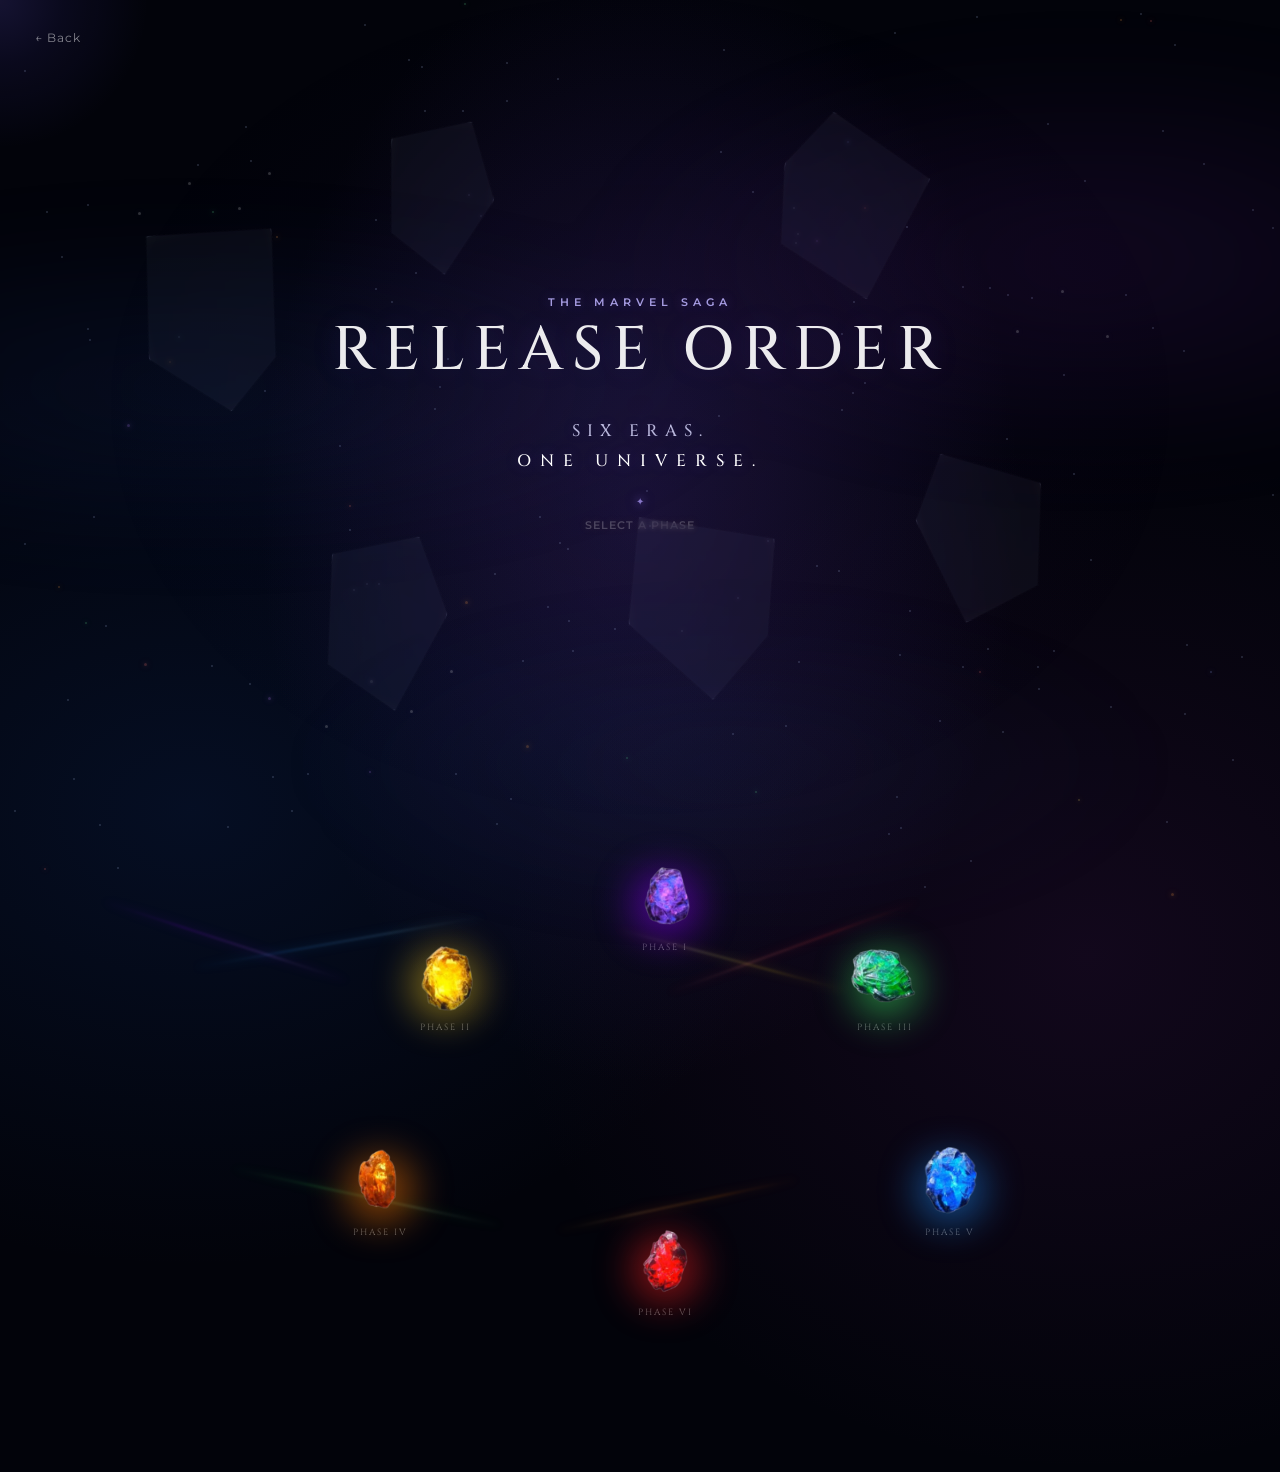
<file: release.html>
<!DOCTYPE html>
<html lang="en">

<head>

    <meta charset="UTF-8">
    <meta name="viewport" content="width=device-width, initial-scale=1.0">

    <title>MarvelOrder | Release</title>

    <link rel="stylesheet" href="release.css">

</head>

<body>

    <div id="cursor-glow"></div>
    <div id="star-field"></div>
    <div class="cosmic-nebula"></div>

    <a href="index.html" class="back-btn">← Back</a>

    <div class="constellation constellation-1">
        <span></span>
        <span></span>
        <span></span>
        <span></span>
    </div>

    <div class="constellation constellation-2">
        <span></span>
        <span></span>
        <span></span>
    </div>

    <div class="constellation constellation-3">
        <span></span>
        <span></span>
        <span></span>
        <span></span>
    </div>




    <main class="release-page">

        <section class="release-hero">

            <div class="hero-shards">

                <div class="glass-shard shard-1">
                    <video autoplay muted loop playsinline>
                        <source src="assets/clip1.mp4" type="video/mp4">
                    </video>
                </div>

                <div class="glass-shard shard-2">
                    <video autoplay muted loop playsinline>
                        <source src="assets/clip2.mp4" type="video/mp4">
                    </video>
                </div>

                <div class="glass-shard shard-3">
                    <video autoplay muted loop playsinline>
                        <source src="assets/clip3.mp4" type="video/mp4">
                    </video>
                </div>

                <div class="glass-shard shard-4">
                    <video autoplay muted loop playsinline>
                        <source src="assets/clip4.mp4" type="video/mp4">
                    </video>
                </div>

                <div class="glass-shard shard-5">
                    <video autoplay muted loop playsinline>
                        <source src="assets/clip5.mp4" type="video/mp4">
                    </video>
                </div>

                <div class="glass-shard shard-6">
                    <video autoplay muted loop playsinline>
                        <source src="assets/clip6.mp4" type="video/mp4">
                    </video>
                </div>

            </div>


            <p class="eyebrow">THE MARVEL SAGA</p>

            <h1>RELEASE ORDER</h1>

            <div class="hero-divider"></div>

            <p class="hero-tagline">
                SIX ERAS.
                <span>ONE UNIVERSE.</span>
            </p>

            <div class="cosmic-mark">
                ✦
            </div>

            <p class="instruction">
                SELECT A PHASE
            </p>

        </section>

        <section class="phase-selector">

            <div class="energy-trails">
                <span class="trail trail-power"></span>
                <span class="trail trail-space"></span>
                <span class="trail trail-reality"></span>
                <span class="trail trail-mind"></span>
                <span class="trail trail-time"></span>
                <span class="trail trail-soul"></span>
            </div>

            <div class="stone-orbit">

                <button class="stone stone-1" data-phase="1">
                    <img src="assets/power-stone.png" alt="Phase 1">
                    <span>PHASE I</span>
                </button>

                <button class="stone stone-2" data-phase="2">
                    <img src="assets/mind-stone.png" alt="Phase 2">
                    <span>PHASE II</span>
                </button>

                <button class="stone stone-3" data-phase="3">
                    <img src="assets/time-stone.png" alt="Phase 3">
                    <span>PHASE III</span>
                </button>

                <button class="stone stone-4" data-phase="4">
                    <img src="assets/soul-stone.png" alt="Phase 4">
                    <span>PHASE IV</span>
                </button>

                <button class="stone stone-5" data-phase="5">
                    <img src="assets/space-stone.png" alt="Phase 5">
                    <span>PHASE V</span>
                </button>

                <button class="stone stone-6" data-phase="6">
                    <img src="assets/reality-stone.png" alt="Phase 6">
                    <span>PHASE VI</span>
                </button>

            </div>

        </section>

        <section id="phase-content" class="phase-content"></section>

    </main>

    <script src="release.js"></script>

</body>

</html>
</file>
<file: release.css>
@import url('https://fonts.googleapis.com/css2?family=Cinzel:wght@400;500;600&family=Montserrat:wght@300;400;500&display=swap');

* {
    margin: 0;
    padding: 0;
    box-sizing: border-box;
}

body {
    min-height: 100vh;
    overflow-x: hidden;

    color: white;

    background:
        radial-gradient(
            ellipse at 50% 35%,
            rgba(67, 42, 130, 0.32) 0%,
            transparent 42%
        ),
        radial-gradient(
            ellipse at 15% 55%,
            rgba(20, 65, 150, 0.18) 0%,
            transparent 40%
        ),
        radial-gradient(
            ellipse at 85% 65%,
            rgba(110, 35, 130, 0.15) 0%,
            transparent 38%
        ),
        #02030a;

    font-family: "Montserrat", sans-serif;
}

/* STARS */

#star-field {
    position: fixed;
    inset: 0;

    overflow: hidden;

    pointer-events: none;

    z-index: 0;

    background:
        radial-gradient(
            ellipse at 50% 45%,
            rgba(80, 50, 150, 0.08),
            transparent 60%
        );
}
.star {
    position: absolute;

    width: 2px;
    height: 2px;

    border-radius: 50%;

    background: rgba(190, 210, 255, 0.8);

    opacity: 0.25;

    animation:
        twinkle var(--duration)
        ease-in-out infinite;

    animation-delay: var(--delay);

    filter: blur(.1px);
}


/* Larger coloured stars */

.star.bright {
    width: 3px;
    height: 3px;

    box-shadow:
        0 0 5px currentColor,
        0 0 12px currentColor;
}


/* Occasional tiny cosmic stars */

.star.cosmic {
    width: 2px;
    height: 2px;

    box-shadow:
        0 0 5px currentColor,
        0 0 9px currentColor;
}


@keyframes twinkle {

    0%, 100% {
        opacity: .12;
        transform: scale(.7);
    }

    45% {
        opacity: .35;
        transform: scale(1);
    }

    52% {
        opacity: .9;
        transform: scale(1.6);
    }

    60% {
        opacity: .35;
        transform: scale(1);
    }

}

.constellation {
    position: fixed;

    pointer-events: none;

    opacity: .18;

    z-index: 0;

    animation: constellationTwinkle 9s ease-in-out infinite;
}


.constellation span {
    position: absolute;

    width: 3px;
    height: 3px;

    border-radius: 50%;

    background: white;

    box-shadow: 0 0 7px rgba(200,200,255,.8);
}


/* constellation 1 */

.constellation-1 {
    width: 150px;
    height: 100px;

    top: 18%;
    left: 10%;
}

.constellation-1 span:nth-child(1) {
    left: 10px;
    top: 50px;
}

.constellation-1 span:nth-child(2) {
    left: 60px;
    top: 20px;
}

.constellation-1 span:nth-child(3) {
    left: 110px;
    top: 45px;
}

.constellation-1 span:nth-child(4) {
    left: 140px;
    top: 10px;
}


/* constellation 2 */

.constellation-2 {
    width: 120px;
    height: 100px;

    top: 30%;
    right: 12%;

    animation-delay: 3s;
}

.constellation-2 span:nth-child(1) {
    left: 10px;
    top: 60px;
}

.constellation-2 span:nth-child(2) {
    left: 55px;
    top: 20px;
}

.constellation-2 span:nth-child(3) {
    left: 100px;
    top: 65px;
}


/* constellation 3 */

.constellation-3 {
    width: 140px;
    height: 100px;

    bottom: 15%;
    left: 25%;

    animation-delay: 6s;
}

.constellation-3 span:nth-child(1) {
    left: 5px;
    top: 60px;
}

.constellation-3 span:nth-child(2) {
    left: 50px;
    top: 15px;
}

.constellation-3 span:nth-child(3) {
    left: 90px;
    top: 45px;
}

.constellation-3 span:nth-child(4) {
    left: 130px;
    top: 5px;
}


@keyframes constellationTwinkle {

    0%, 100% {
        opacity: .08;
    }

    45% {
        opacity: .28;
    }

    55% {
        opacity: .12;
    }

}


/* CURSOR */

#cursor-glow {
    position: fixed;

    width: 320px;
    height: 320px;

    border-radius: 50%;

    pointer-events: none;

    transform: translate(-50%, -50%);

    background:
        radial-gradient(
            circle,
            rgba(100, 80, 255, .11),
            transparent 70%
        );

    z-index: 1;
}

/* BACK */

.back-btn {
    position: fixed;

    top: 30px;
    left: 35px;

    z-index: 20;

    color: rgba(255,255,255,.5);

    text-decoration: none;

    font-size: 12px;
    letter-spacing: 1px;

    transition: .3s ease;
}

.back-btn:hover {
    color: white;
}

/* PAGE */

.eyebrow {
    color: #f2c66d;

    text-shadow:
        0 0 10px rgba(242, 198, 109, .35),
        0 0 24px rgba(180, 45, 35, .15);
}

.release-hero h1 {
    font-family: "Cinzel", serif;

    font-size: clamp(46px, 5.5vw, 78px);

    font-weight: 600;

    letter-spacing: 11px;

    text-transform: uppercase;

    color: #fffaf2;

    text-shadow:
        0 0 12px rgba(255, 255, 255, .12),
        0 0 30px rgba(255, 55, 35, .18),
        0 0 55px rgba(245, 180, 55, .10);

    position: relative;

    margin: 0;
}

.subtitle {
    margin-top: 18px;

    font-size: 11px;
    letter-spacing: 4px;

    color: rgba(255,255,255,.3);
}

.hero-tagline {
    margin-top: 25px;

    font-family: "Cinzel", serif;

    font-size: clamp(13px, 1.3vw, 17px);

    font-weight: 500;

    letter-spacing: 7px;
    line-height: 1.8;

    color: rgba(220, 218, 255, 0.82);

    text-transform: uppercase;

    text-shadow:
        0 0 14px rgba(120, 100, 255, 0.18);
}

.hero-tagline span {
    display: block;

    color: #ffffff;

    letter-spacing: 9px;

    text-shadow:
        0 0 15px rgba(120,100,255,.3);
}

.hero-divider {
    background: linear-gradient(
        90deg,
        transparent,
        rgba(190, 35, 30, .65),
        rgba(245, 190, 75, .95),
        rgba(190, 35, 30, .65),
        transparent
    );

    box-shadow:
        0 0 12px rgba(230, 55, 35, .25),
        0 0 20px rgba(245, 190, 75, .12);
}

.instruction {
    margin-top: 18px;

    font-size: 10px;
    font-weight: 600;

    letter-spacing: 4px;

    text-transform: uppercase;

    color: rgba(230, 205, 155, 0.65);

    text-shadow:
        0 0 8px rgba(230,170,70,.15);
}

/* ORBIT */

.release-page {
    position: relative;
    z-index: 2;

    min-height: 100vh;

    padding-top: 115px;
    padding-bottom: 100px;
}


.release-hero {
    text-align: center;
    position: relative;
    z-index: 5;

    margin-bottom: 20px;
}


.release-hero h1 {
    font-family: "Cinzel", serif;

    font-size: clamp(40px, 4.8vw, 68px);

    font-weight: 500;

    letter-spacing: 9px;

    color: rgba(255,255,255,.92);

    text-shadow:
        0 0 30px rgba(120,100,255,.15);
}


.subtitle {
    margin-top: 16px;

    font-size: 12px;
    letter-spacing: 3px;

    color: rgba(255,255,255,.45);
}


.instruction {
    margin-top: 10px;

    font-size: 11px;

    color: rgba(255,255,255,.22);

    letter-spacing: 1px;
}


.phase-selector {
    width: 100%;

    height: 560px;

    display: flex;
    justify-content: center;
    align-items: center;
}


.stone-orbit {
    position: relative;

    width: 700px;
    height: 350px;
}

/* STONES */

.stone {
    position: absolute;

    width: 100px;
    height: 125px;

    border: none;
    outline: none;

    background: transparent;

    cursor: pointer;

    display: flex;
    flex-direction: column;
    align-items: center;
    justify-content: center;

    gap: 8px;

    transition:
        left 1s cubic-bezier(.2,.8,.2,1),
        top 1s cubic-bezier(.2,.8,.2,1),
        transform .6s ease,
        opacity .6s ease,
        filter .5s ease;
}

.stone img {
    width: 78px;
    height: 78px;

    object-fit: contain;

    transition:
        transform .45s ease,
        filter .45s ease;

    position: relative;
    z-index: 2;
}


/* individual stone energy */

.stone::before {
    content: "";

    position: absolute;

    width: 65px;
    height: 65px;

    border-radius: 50%;

    z-index: 1;

    opacity: .55;

    filter: blur(20px);

    transition:
        transform .45s ease,
        opacity .45s ease,
        filter .45s ease;
}


/* colours */

.stone-1::before { background: #8B00FF; } 
.stone-2::before { background: #FFD21F; } 
.stone-3::before { background: #39E75F; } 
.stone-4::before { background: #FF7A00; } 
.stone-5::before { background: #1E90FF; } 
.stone-6::before { background: #FF2020; } 

.stone span {
    font-family: "Cinzel", serif;

    font-size: 9px;
    letter-spacing: 2px;

    color: rgba(255,255,255,.38);

    transition: .35s ease;
}

/* SIX-STONE CONSTELLATION */

.stone-1 {
    left: 325px;
    top: 5px;
}

.stone-2 {
    left: 105px;
    top: 85px;
}

.stone-3 {
    left: 545px;
    top: 85px;
}

.stone-4 {
    left: 40px;
    top: 290px;
}

.stone-5 {
    left: 610px;
    top: 290px;
}

.stone-6 {
    left: 325px;
    top: 370px;
}

/* FLOAT */

.stone-1 {
    animation: float1 5s ease-in-out infinite;
}

.stone-2 {
    animation: float2 6s ease-in-out infinite;
}

.stone-3 {
    animation: float3 5.5s ease-in-out infinite;
}

.stone-4 {
    animation: float4 6.5s ease-in-out infinite;
}

.stone-5 {
    animation: float5 5.8s ease-in-out infinite;
}

.stone-6 {
    animation: float6 6.2s ease-in-out infinite;
}

@keyframes float1 {
    50% { transform: translateY(-9px) rotate(2deg); }
}

@keyframes float2 {
    50% { transform: translateY(7px) rotate(-2deg); }
}

@keyframes float3 {
    50% { transform: translateY(-7px) rotate(2deg); }
}

@keyframes float4 {
    50% { transform: translateY(8px) rotate(-2deg); }
}

@keyframes float5 {
    50% { transform: translateY(-8px) rotate(1deg); }
}

@keyframes float6 {
    50% { transform: translateY(7px) rotate(-1deg); }
}

/* HOVER */

.stone:hover {
    z-index: 10;
}

.stone:hover img {
    transform: scale(1.22);
}


.stone:hover::before {
    transform: scale(1.7);

    opacity: .9;

    filter: blur(25px);
}


.stone:hover span {
    color: rgba(255,255,255,.95);

    letter-spacing: 3px;
}


/* SELECTED */

.stone-orbit.phase-selected .stone:not(.selected) {
    transform:
        translateY(240px)
        scale(.48);

    opacity: .15;

    animation: none;
}

.stone-orbit.phase-selected .stone.selected {
    left: 325px;
    top: 150px;

    transform: scale(1.45);

    z-index: 20;

    animation: selectedPulse 3s ease-in-out infinite;
}

@keyframes selectedPulse {

    0%, 100% {
        transform: scale(1.4);
    }

    50% {
        transform: scale(1.48);
    }
}

/* CONTENT */

.phase-content {
    position: relative;
    z-index: 5;

    width: min(1100px, 90vw);

    margin: -20px auto 100px;

    text-align: center;

    opacity: 0;

    transform: translateY(20px);

    transition: .7s ease;
}

.stone-orbit.phase-selected ~ .phase-content {
    opacity: 1;
    transform: translateY(0);
}

#cursor-glow {
    position: fixed;

    width: 300px;
    height: 300px;

    border-radius: 50%;

    pointer-events: none;

    background: radial-gradient(
        circle,
        rgba(120, 100, 255, 0.16) 0%,
        rgba(100, 80, 255, 0.08) 30%,
        transparent 70%
    );

    transform: translate(-50%, -50%);

    z-index: 9999;

    left: -300px;
    top: -300px;

    transition: opacity .2s ease;

    mix-blend-mode: screen;
}

.cosmic-nebula {
    position: fixed;

    inset: -20%;

    pointer-events: none;

    z-index: 0;

    background:
        radial-gradient(
            ellipse 45% 20% at 25% 45%,
            rgba(40, 80, 180, .12),
            transparent 70%
        ),
        radial-gradient(
            ellipse 40% 25% at 75% 35%,
            rgba(120, 40, 180, .13),
            transparent 70%
        ),
        radial-gradient(
            ellipse 35% 18% at 55% 75%,
            rgba(30, 100, 170, .08),
            transparent 70%
        );

    filter: blur(35px);

    animation: nebulaDrift 18s ease-in-out infinite alternate;
}


@keyframes nebulaDrift {

    from {
        transform: scale(1) translate(-1%, -1%);
    }

    to {
        transform: scale(1.08) translate(1%, 1%);
    }

}

.cosmic-mark {
    margin-top: 18px;

    font-size: 10px;

    color: rgba(180,160,255,.7);

    text-shadow:
        0 0 8px rgba(150,120,255,.8),
        0 0 18px rgba(100,80,255,.35);

    animation: cosmicPulse 4s ease-in-out infinite;
}

@keyframes cosmicPulse {

    0%, 100% {
        opacity: .35;
        transform: scale(.8);
    }

    50% {
        opacity: 1;
        transform: scale(1);
    }

}

.release-hero .eyebrow {
    color: rgba(190, 180, 255, 0.85);

    font-size: 11px;
    font-weight: 600;
    letter-spacing: 5px;

    text-transform: uppercase;

    text-shadow:
        0 0 12px rgba(130, 100, 255, 0.35);
}

/* =========================
   STONE ENERGY TRAILS
========================= */

.phase-selector {
    position: relative;
}

.energy-trails {
    position: absolute;

    inset: 0;

    pointer-events: none;

    z-index: 1;

    overflow: hidden;
}

.trail {
    position: absolute;

    height: 2px;

    border-radius: 50%;

    opacity: 0.18;

    filter: blur(1px);

    transform-origin: left center;

    animation: energyFlow 7s ease-in-out infinite;
}


/* POWER — PURPLE */

.trail-power {
    width: 260px;

    left: 8%;
    top: 30%;

    background: linear-gradient(
        90deg,
        transparent,
        #8b00ff,
        #b66cff,
        transparent
    );

    box-shadow:
        0 0 10px #8b00ff,
        0 0 25px rgba(139, 0, 255, .5);

    transform: rotate(18deg);
}


/* SPACE — BLUE */

.trail-space {
    width: 300px;

    left: 15%;
    top: 42%;

    background: linear-gradient(
        90deg,
        transparent,
        #2997ff,
        #70c7ff,
        transparent
    );

    box-shadow:
        0 0 10px #2997ff,
        0 0 25px rgba(41, 151, 255, .45);

    transform: rotate(-10deg);

    animation-delay: -2s;
}


/* REALITY — RED */

.trail-reality {
    width: 270px;

    right: 7%;
    top: 30%;

    background: linear-gradient(
        90deg,
        transparent,
        #ff3030,
        #ff7777,
        transparent
    );

    box-shadow:
        0 0 10px #ff3030,
        0 0 25px rgba(255, 48, 48, .4);

    transform: rotate(160deg);

    animation-delay: -4s;
}


/* MIND — YELLOW */

.trail-mind {
    width: 240px;

    right: 15%;
    top: 46%;

    background: linear-gradient(
        90deg,
        transparent,
        #ffd21f,
        #fff18a,
        transparent
    );

    box-shadow:
        0 0 10px #ffd21f,
        0 0 25px rgba(255, 210, 31, .4);

    transform: rotate(195deg);

    animation-delay: -1s;
}


/* TIME — GREEN */

.trail-time {
    width: 280px;

    left: 18%;
    bottom: 22%;

    background: linear-gradient(
        90deg,
        transparent,
        #39e75f,
        #9affaa,
        transparent
    );

    box-shadow:
        0 0 10px #39e75f,
        0 0 25px rgba(57, 231, 95, .4);

    transform: rotate(12deg);

    animation-delay: -5s;
}


/* SOUL — ORANGE */

.trail-soul {
    width: 250px;

    right: 18%;
    bottom: 20%;

    background: linear-gradient(
        90deg,
        transparent,
        #ff7a00,
        #ffb15c,
        transparent
    );

    box-shadow:
        0 0 10px #ff7a00,
        0 0 25px rgba(255, 122, 0, .4);

    transform: rotate(168deg);

    animation-delay: -3s;
}


/* FLOW */

@keyframes energyFlow {

    0% {
        opacity: 0.05;
        transform: translateX(-35px) scaleX(.8);
    }

    40% {
        opacity: 0.22;
    }

    70% {
        opacity: 0.14;
    }

    100% {
        opacity: 0.05;
        transform: translateX(35px) scaleX(1);
    }

}

/* =========================
   CINEMATIC GLASS SHARDS
========================= */

.hero-shards {
    position: absolute;
    inset: 0;
    pointer-events: none;
    z-index: 1;
}

/* Every shard is an irregular piece of glass */

.glass-shard {
    position: absolute;

    overflow: hidden;

    background: rgba(180, 200, 255, 0.055);

    border: 1px solid rgba(210, 220, 255, 0.22);

    opacity: 0.65;

    backdrop-filter: blur(2px);

    box-shadow:
        0 0 18px rgba(110, 130, 255, 0.12),
        inset 0 0 15px rgba(255,255,255,0.05);

    animation: shardFloat 8s ease-in-out infinite;
}


/* CLIPPED VIDEO / IMAGE */

.glass-shard img,
.glass-shard video {
    width: 100%;
    height: 100%;

    display: block;

    object-fit: cover;

    opacity: 0.7;

    filter:
        brightness(0.65)
        saturate(0.8);

    transform: scale(1.15);
}


/* =========================
   TOP SHARDS
========================= */

.shard-1 {
    width: 150px;
    height: 190px;

    left: 11%;
    top: 18%;

    clip-path: polygon(
        18% 0%,
        100% 12%,
        82% 78%,
        45% 100%,
        0% 63%
    );

    transform: rotate(-14deg);
}


.shard-2 {
    width: 110px;
    height: 155px;

    left: 30%;
    top: 0.5%;

    clip-path: polygon(
        0% 18%,
        70% 0%,
        100% 48%,
        65% 100%,
        12% 78%
    );

    transform: rotate(8deg);

    animation-delay: -3s;
}


.shard-3 {
    width: 145px;
    height: 175px;

    right: 28%;
    top: 0.5%;

    clip-path: polygon(
        25% 0%,
        100% 25%,
        76% 100%,
        10% 80%,
        0% 35%
    );

    transform: rotate(13deg);

    animation-delay: -5s;
}


/* =========================
   BOTTOM SHARDS
========================= */

.shard-4 {
    width: 125px;
    height: 175px;

    left: 25%;
    bottom: 1%;

    clip-path: polygon(
        0% 20%,
        65% 0%,
        100% 40%,
        75% 100%,
        15% 82%
    );

    transform: rotate(12deg);

    animation-delay: -2s;
}


.shard-5 {
    width: 155px;
    height: 190px;

    left: 49%;
    bottom: 2%;

    clip-path: polygon(
        15% 0%,
        100% 20%,
        88% 70%,
        48% 100%,
        0% 55%
    );

    transform: rotate(-7deg);

    animation-delay: -6s;
}


.shard-6 {
    width: 130px;
    height: 170px;

    right: 18%;
    bottom: 16%;

    clip-path: polygon(
        30% 0%,
        100% 30%,
        80% 88%,
        20% 100%,
        0% 35%
    );

    transform: rotate(-13deg);

    animation-delay: -4s;
}


/* =========================
   FLOATING MOTION
========================= */

@keyframes shardFloat {

    0%, 100% {
        margin-top: 0;
    }

    50% {
        margin-top: -12px;
    }

}


.release-hero {
    padding-top: 20vh;
    padding-bottom: 20vh;
}

.stone{
    
}
</file>
